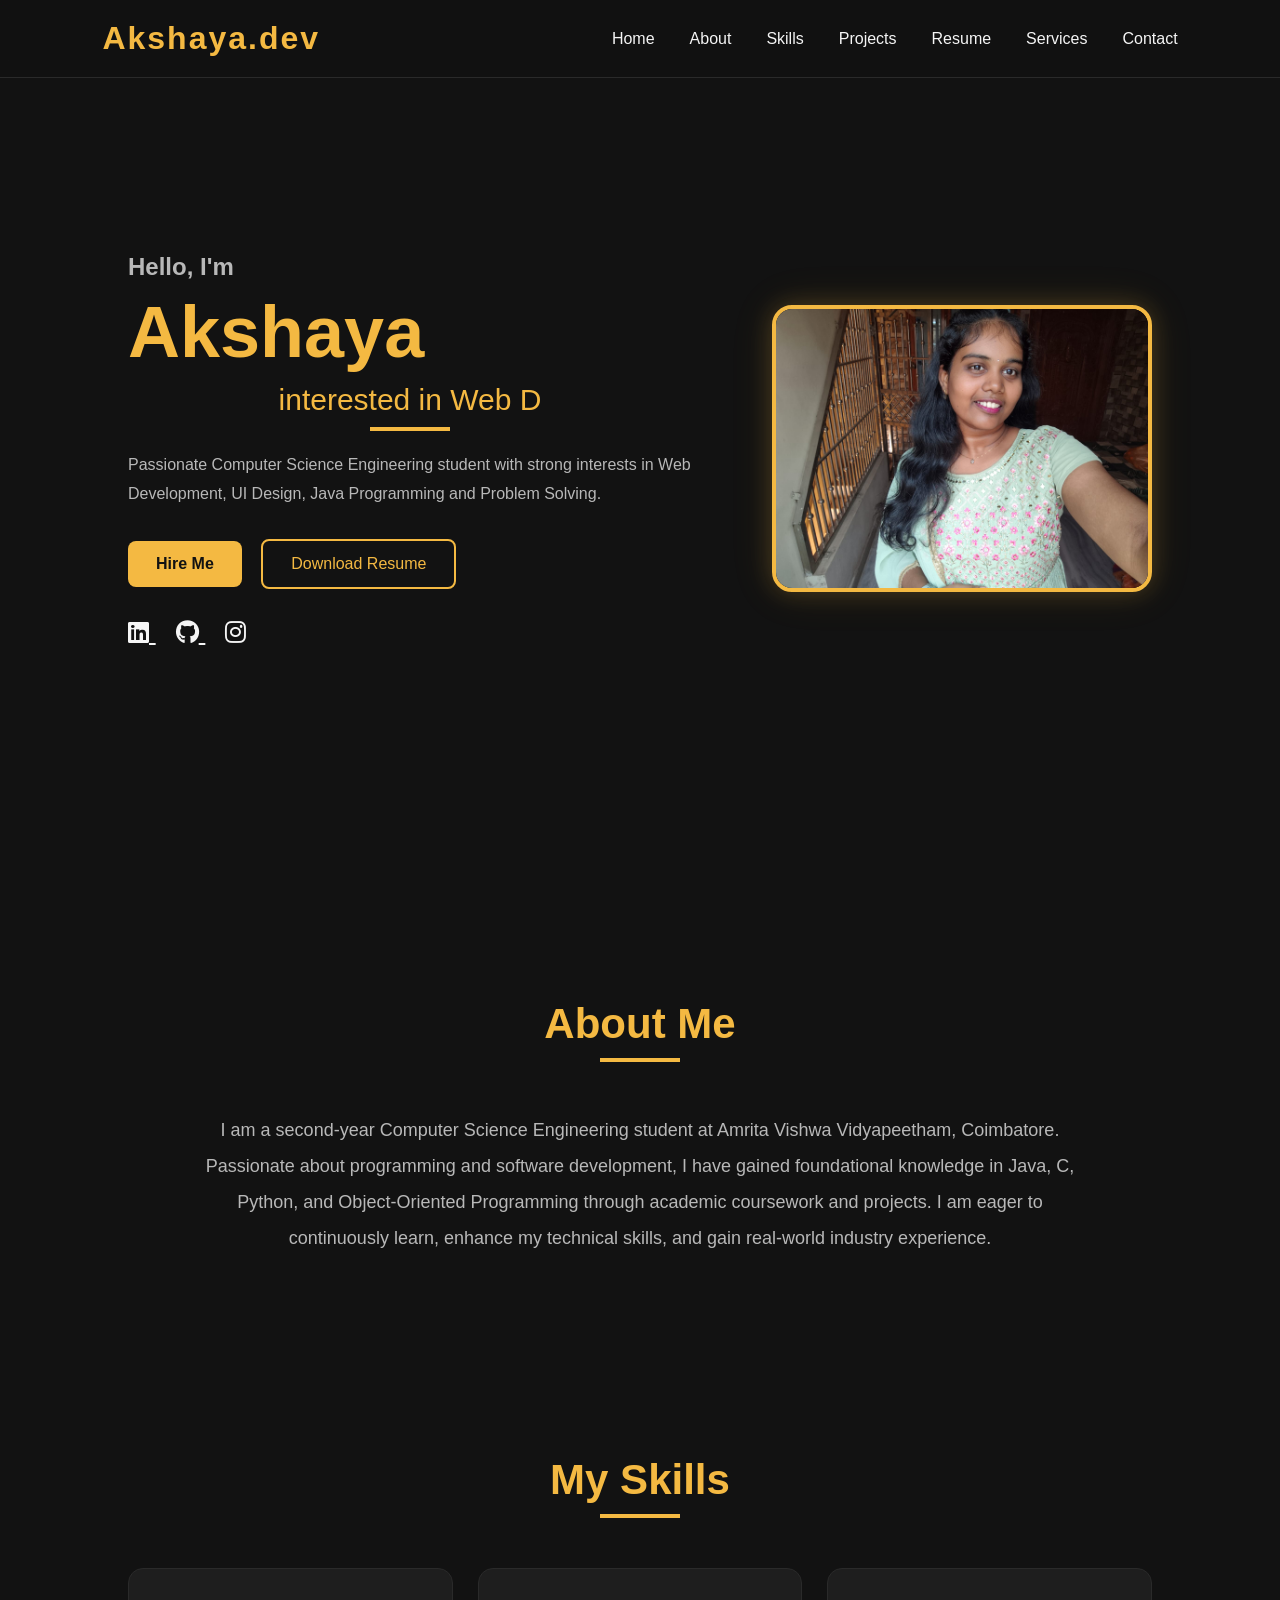
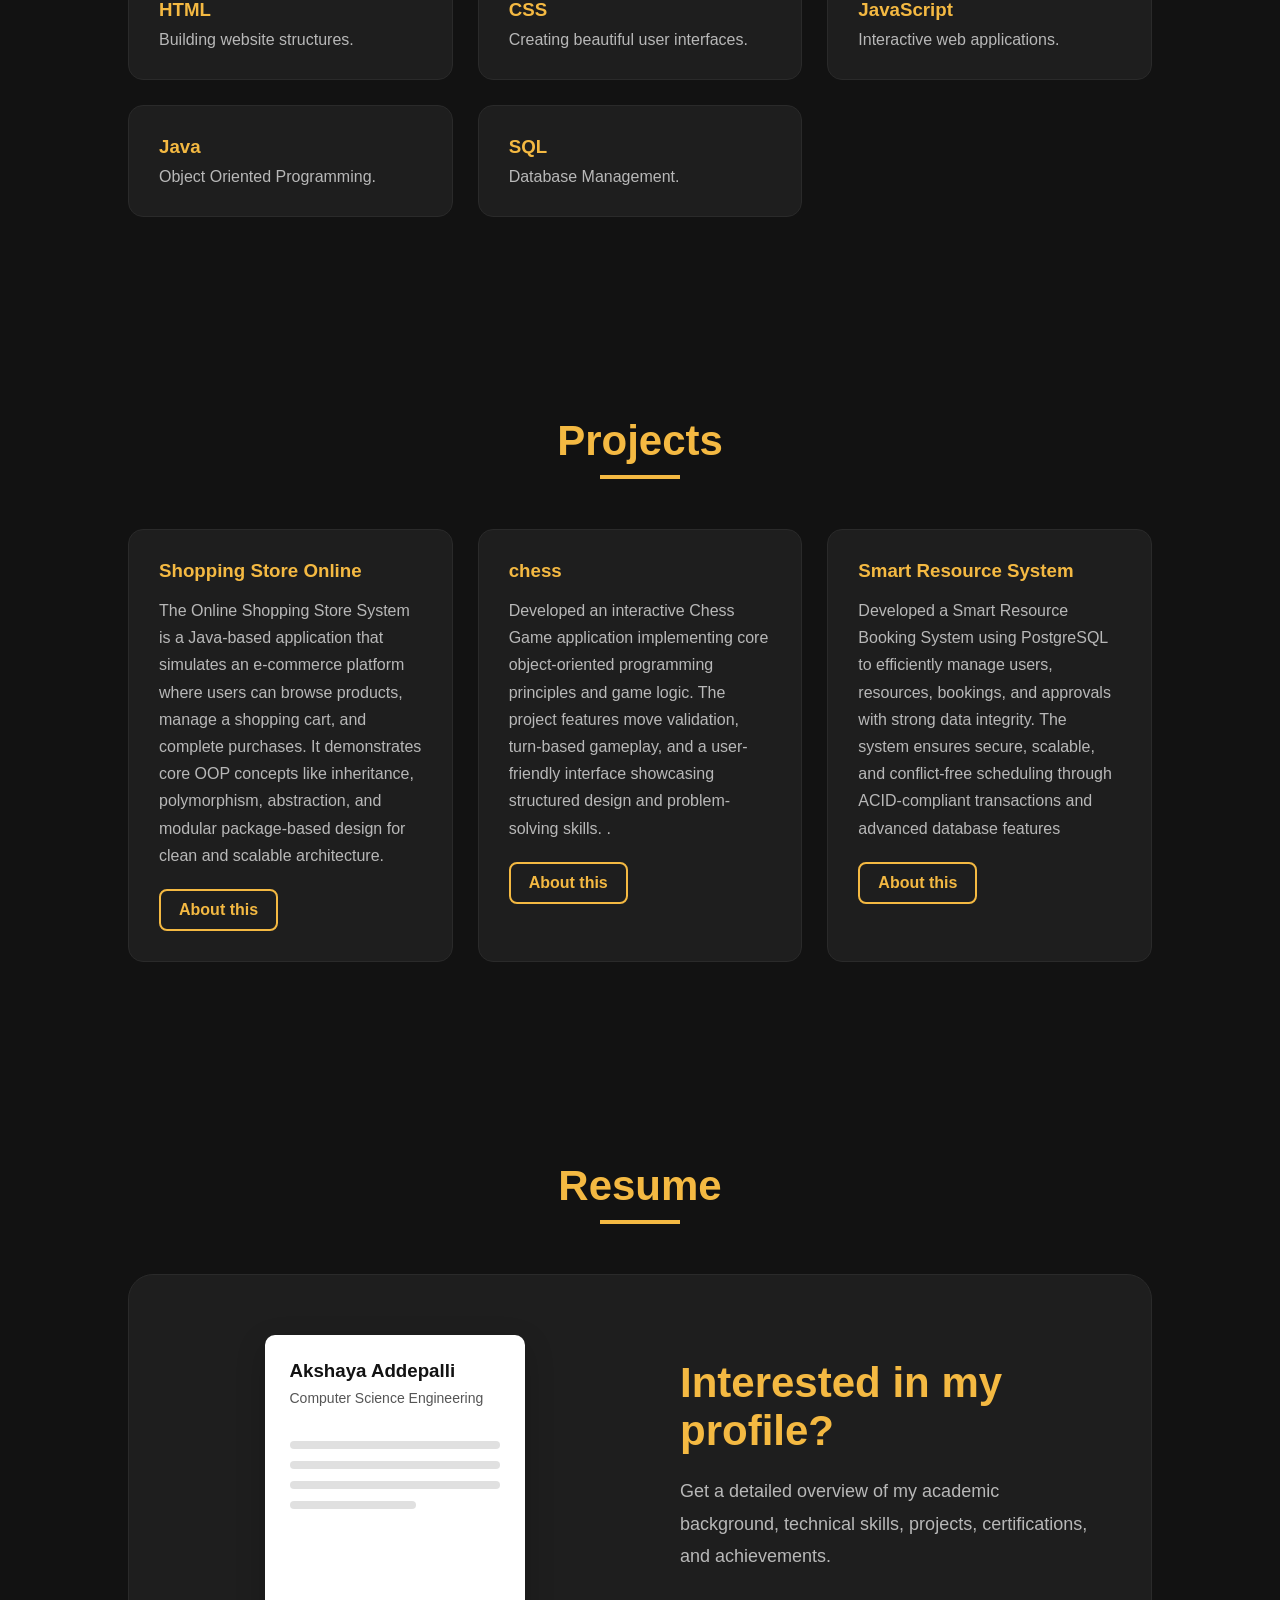
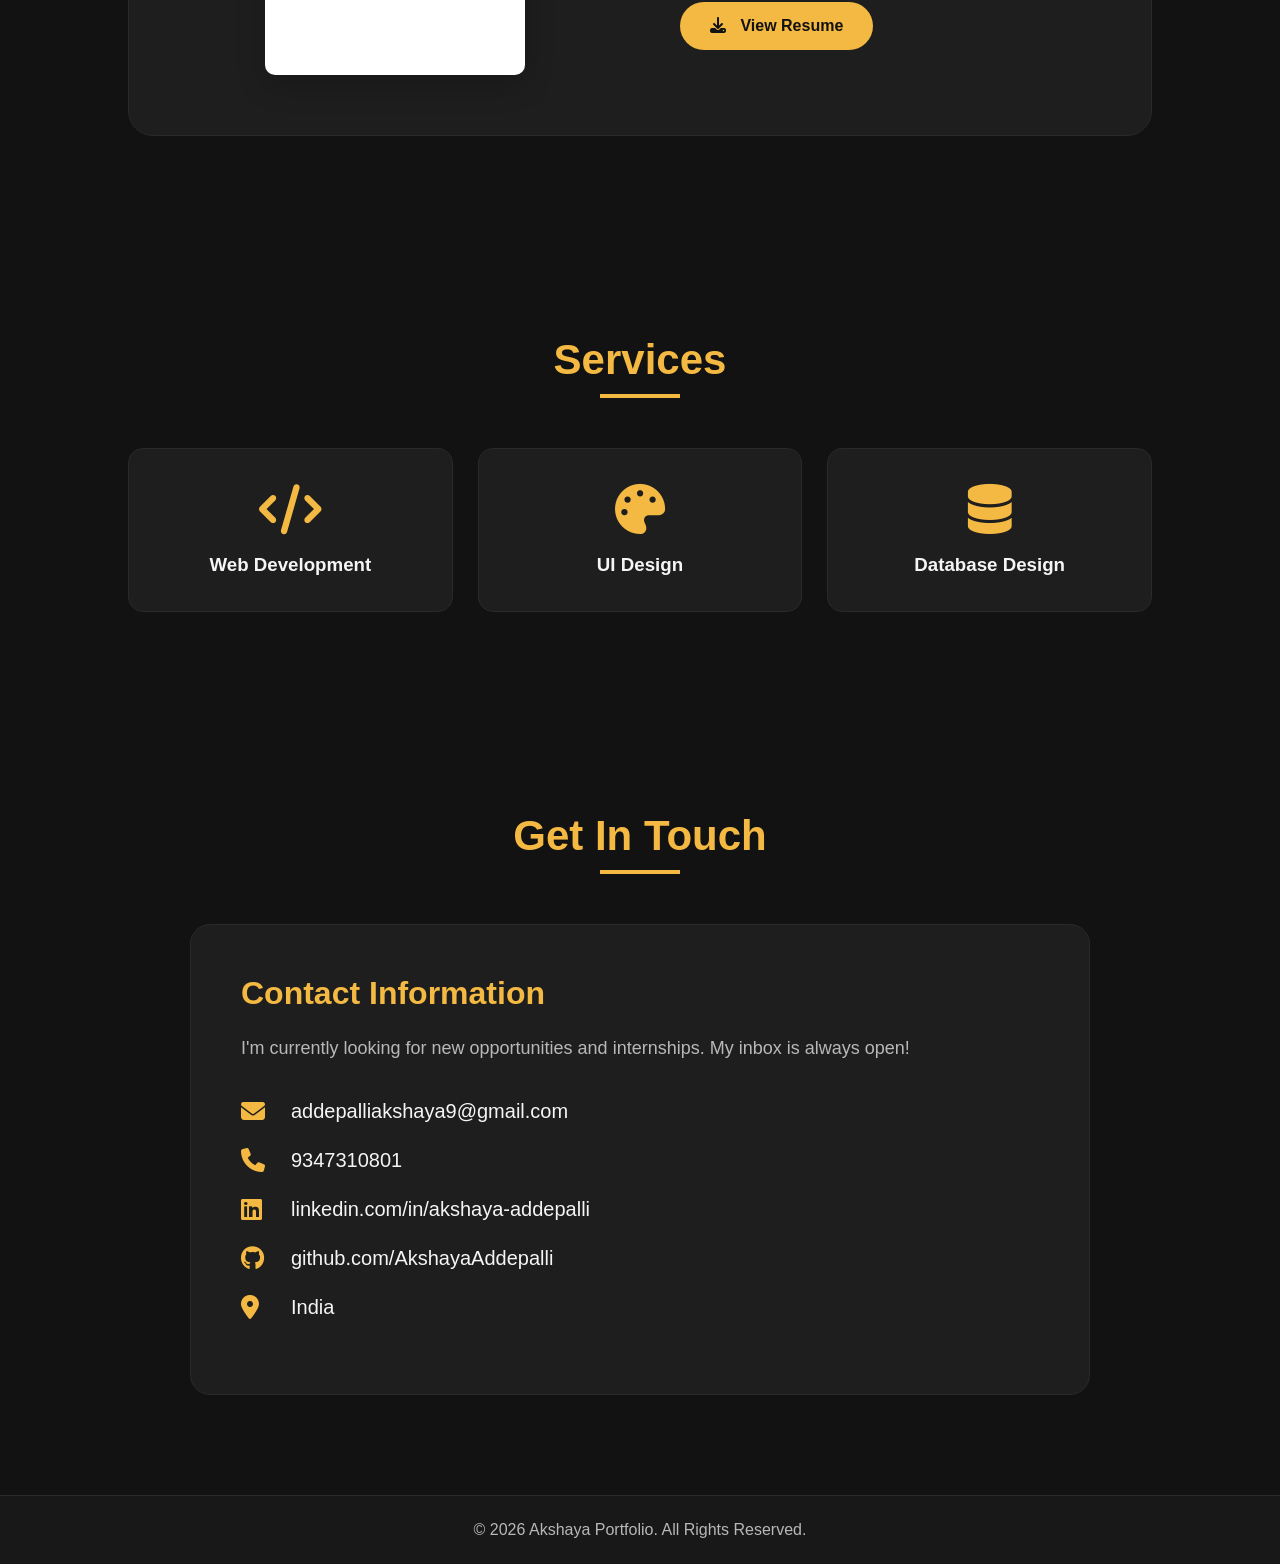
<file: Portfolio/index.html>
<!DOCTYPE html>
<html lang="en">

<head>

    <meta charset="UTF-8">
    <meta name="viewport" content="width=device-width, initial-scale=1.0">

    <title>Akshaya Portfolio</title>

    <link rel="stylesheet" href="style.css">

    <link rel="stylesheet"
        href="https://cdnjs.cloudflare.com/ajax/libs/font-awesome/6.5.1/css/all.min.css">

</head>

<body>

    <header>

        <nav>

            <div class="logo">Akshaya.dev</div>

            <ul>

                <li><a href="#home">Home</a></li>

                <li><a href="#about">About</a></li>

                <li><a href="#skills">Skills</a></li>

                <li><a href="#projects">Projects</a></li>
                <li><a href="#resume">Resume</a></li>

                <li><a href="#services">Services</a></li>

                <li><a href="#contact">Contact</a></li>

            </ul>

        </nav>

    </header>

    <!-- HERO -->

    <section class="hero" id="home">

        <div class="hero-content">

            <h3>Hello, I'm</h3>

            <h1>Akshaya</h1>

            <h2 id="typing"></h2>

            <p>
                Passionate Computer Science Engineering student with
                strong interests in Web Development, UI Design,
                Java Programming and Problem Solving.
            </p>

            <div class="buttons">

                <a href="#contact" class="btn">
                    Hire Me
                </a>

                <a href="images/akshaya_resume.pdf"
                    download
                    class="btn-outline">
                    Download Resume
                </a>

            </div>

            <div class="social-icons">

                <a href="#">
                    <i class="fab fa-linkedin"></i>
                </a>

                <a href="#">
                    <i class="fab fa-github"></i>
                </a>

                <a href="#">
                    <i class="fab fa-instagram"></i>
                </a>

            </div>

        </div>

        <div class="hero-image">

            <img src="images/profile.jpeg"
                alt="Profile Photo">

        </div>

    </section>

    <!-- ABOUT -->

    <section id="about">

        <h2>About Me</h2>

        <div class="about">

            <p>
                I am a second-year Computer Science Engineering student at Amrita Vishwa Vidyapeetham, Coimbatore. 
                Passionate about programming and software development, I have gained foundational knowledge in Java,
                 C, Python, and Object-Oriented Programming through academic coursework and projects.
                  I am eager to continuously learn, enhance my technical skills, and gain real-world industry experience.


            </p>

        </div>

    </section>

    <!-- SKILLS -->

    <section id="skills">

        <h2>My Skills</h2>

        <div class="skill-container">

            <div class="card">
                <h3>HTML</h3>
                <p>Building website structures.</p>
            </div>

            <div class="card">
                <h3>CSS</h3>
                <p>Creating beautiful user interfaces.</p>
            </div>

            <div class="card">
                <h3>JavaScript</h3>
                <p>Interactive web applications.</p>
            </div>

            <div class="card">
                <h3>Java</h3>
                <p>Object Oriented Programming.</p>
            </div>

            <div class="card">
                <h3>SQL</h3>
                <p>Database Management.</p>
            </div>

            

        </div>

    </section>

    <!-- PROJECTS -->

    <section id="projects">

        <h2>Projects</h2>

        <div class="project-container">

            <div class="project-card">

                <h3>Shopping Store Online</h3>

                <p> The Online Shopping Store System is a Java-based application that simulates an
                            e-commerce platform where users can browse products, manage a shopping cart, and complete
                            purchases. It demonstrates core OOP concepts like inheritance, polymorphism, abstraction,
                            and modular package-based design for clean and scalable architecture.
                   
                </p>
                <div class="project-actions">
                    <a href="https://github.com/AkshayaAddepalli/Shopping-Store-Online" class="btn-about btn-outline" target="_blank" rel="noopener">About this</a>
                </div>

            </div>

            <div class="project-card">

                <h3>chess</h3>

                <p> Developed an interactive Chess Game application implementing core object-oriented
                            programming principles and game logic. The project features move validation, turn-based
                            gameplay, and a user-friendly interface showcasing structured design and problem-solving
                            skills.
                   .
                </p>
                <div class="project-actions">
                    <a href="https://github.com/AkshayaAddepalli/Chess" class="btn-about btn-outline" target="_blank" rel="noopener">About this</a>
                </div>

            </div>

            <div class="project-card">

                <h3>Smart Resource System</h3>

                <p> Developed a Smart Resource Booking System using PostgreSQL to efficiently manage users,
                            resources, bookings, and approvals with strong data integrity. The system ensures secure,
                            scalable, and conflict-free scheduling through ACID-compliant transactions and advanced
                            database features
                   
                </p>
                <div class="project-actions">
                    <a href="https://github.com/AkshayaAddepalli/Smart-resource-system" class="btn-about btn-outline" target="_blank" rel="noopener">About this</a>
                </div>

            </div>

        </div>

    </section>
    <!-- RESUME -->

<section id="resume">

    <h2>Resume</h2>

    <div class="resume-container">

        <div class="resume-preview">

            <div class="resume-paper">

                <h3>Akshaya Addepalli</h3>

                <p>Computer Science Engineering</p>

                <div class="line"></div>
                <div class="line"></div>
                <div class="line"></div>
                <div class="line short"></div>

            </div>

        </div>

        <div class="resume-content">

            <h3>Interested in my profile?</h3>

            <p>
                Get a detailed overview of my academic background,
                technical skills, projects, certifications, and achievements.
            </p>

            <a href="images/akshaya_resume.pdf"
               target="_blank"
               class="resume-btn">

                <i class="fa-solid fa-download"></i>
                View Resume

            </a>

        </div>

    </div>

</section>

    <!-- SERVICES -->

    <section id="services">

        <h2>Services</h2>

        <div class="service-container">

            <div class="service-card">

                <i class="fa-solid fa-code"></i>

                <h3>Web Development</h3>

            </div>

            <div class="service-card">

                <i class="fa-solid fa-palette"></i>

                <h3>UI Design</h3>

            </div>

            <div class="service-card">

                <i class="fa-solid fa-database"></i>

                <h3>Database Design</h3>

            </div>

        </div>

    </section>

    


    <!-- CONTACT -->

<section id="contact">

    <h2>Get In Touch</h2>

    <div class="contact-card">

        <h3>Contact Information</h3>

        <p>
            I'm currently looking for new opportunities and internships.
            My inbox is always open!
        </p>

        <div class="contact-item">
            <i class="fas fa-envelope"></i>
            <span>addepalliakshaya9@gmail.com</span>
        </div>

        <div class="contact-item">
            <i class="fas fa-phone"></i>
            <span>9347310801</span>
        </div>

        <div class="contact-item">
    <i class="fab fa-linkedin"></i>
    <a href="https://www.linkedin.com/in/akshaya-addepalli-0779ba34a/"
       target="_blank">
       linkedin.com/in/akshaya-addepalli
    </a>
</div>

<div class="contact-item">
    <i class="fab fa-github"></i>
    <a href="https://github.com/AkshayaAddepalli"
       target="_blank">
       github.com/AkshayaAddepalli
    </a>
</div>

        <div class="contact-item">
            <i class="fas fa-location-dot"></i>
            <span>India</span>
        </div>

    </div>

</section>

    <!-- FOOTER -->

    <footer>

        <p>

            © 2026 Akshaya Portfolio.
            All Rights Reserved.

        </p>

    </footer>

    <script src="script.js"></script>

</body>

</html>
</file>
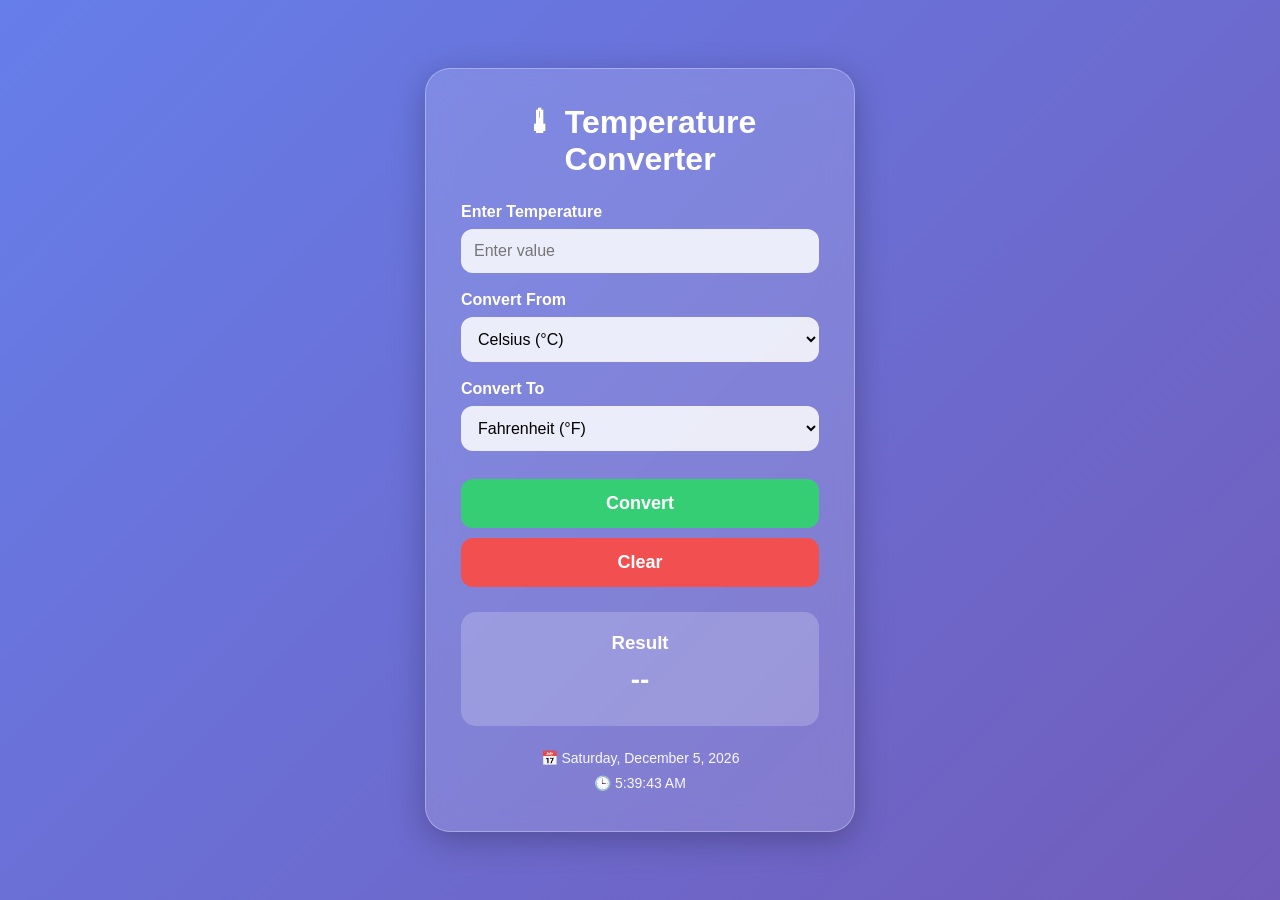
<file: TempConverter/index.html>
<!DOCTYPE html>
<html lang="en">
<head>
    <meta charset="UTF-8">
    <meta name="viewport" content="width=device-width, initial-scale=1.0">
    <title>Temperature Converter</title>
    <link rel="stylesheet" href="style.css">
</head>
<body>

    <div class="container">
        <div class="card">

            <h1> 🌡 Temperature Converter</h1>

            <div class="input-group">
                <label>Enter Temperature</label>
                <input type="text" id="temperature" placeholder="Enter value">
            </div>

            <div class="input-group">
                <label>Convert From</label>
                <select id="fromUnit">
                    <option value="C">Celsius (°C)</option>
                    <option value="F">Fahrenheit (°F)</option>
                    <option value="K">Kelvin (K)</option>
                </select>
            </div>

            <div class="input-group">
                <label>Convert To</label>
                <select id="toUnit">
                    <option value="F">Fahrenheit (°F)</option>
                    <option value="C">Celsius (°C)</option>
                    <option value="K">Kelvin (K)</option>
                </select>
            </div>

            <button onclick="convertTemperature()">
                Convert
            </button>

            <button class="clear-btn" onclick="clearFields()">
                Clear
            </button>

            <div class="result-box">
                <h3>Result</h3>
                <p id="result">--</p>
                <p id="status"></p>
            </div>

            <div id="datetime"></div>

        </div>
    </div>

    <script src="script.js"></script>

</body>
</html>
</file>
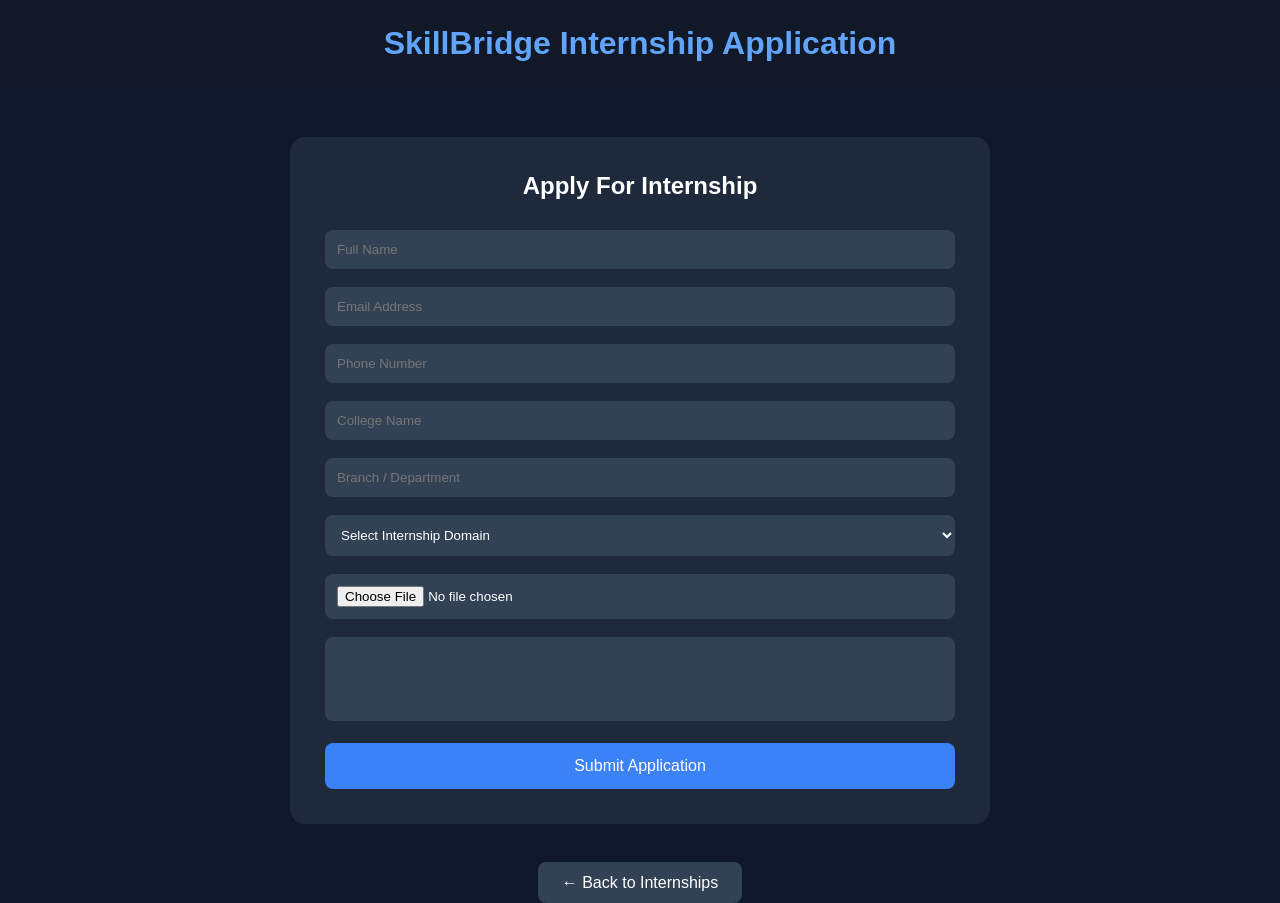
<file: LandingPage/apply.html>
<!DOCTYPE html>
<html lang="en">
<head>
<meta charset="UTF-8">
<meta name="viewport" content="width=device-width, initial-scale=1.0">

<title>Apply For Internship</title>

<style>

*{
    margin:0;
    padding:0;
    box-sizing:border-box;
    font-family:'Segoe UI',sans-serif;
}

body{
    background:#0f172a;
    color:white;
}

header{
    background:#111827;
    text-align:center;
    padding:25px;
}

header h1{
    color:#60a5fa;
}

.application-section{
    max-width:700px;
    margin:50px auto;
    background:#1e293b;
    padding:35px;
    border-radius:15px;
}

.application-section h2{
    text-align:center;
    margin-bottom:30px;
}

input,
select,
textarea{
    width:100%;
    padding:12px;
    margin-bottom:18px;
    border:none;
    border-radius:8px;
    background:#334155;
    color:white;
}

textarea{
    resize:none;
}

button{
    width:100%;
    padding:14px;
    border:none;
    border-radius:8px;
    background:#3b82f6;
    color:white;
    font-size:16px;
    cursor:pointer;
    transition:0.3s;
}

button:hover{
    background:#2563eb;
}

.success{
    display:none;
    margin-top:20px;
    padding:15px;
    background:#14532d;
    border-radius:8px;
    text-align:center;
}

.back{
    text-align:center;
    margin-top:30px;
}

.back a{
    text-decoration:none;
    color:white;
    background:#334155;
    padding:12px 24px;
    border-radius:8px;
}

.back a:hover{
    background:#475569;
}

</style>
</head>

<body>

<header>
    <h1>SkillBridge Internship Application</h1>
</header>

<section class="application-section">

    <h2>Apply For Internship</h2>

    <form onsubmit="submitForm(event)">

        <input
        type="text"
        placeholder="Full Name"
        required>

        <input
        type="email"
        placeholder="Email Address"
        required>

        <input
        type="tel"
        placeholder="Phone Number"
        required>

        <input
        type="text"
        placeholder="College Name"
        required>

        <input
        type="text"
        placeholder="Branch / Department"
        required>

        <select required>
            <option value="">
                Select Internship Domain
            </option>

            <option>
                Web Development
            </option>

            <option>
                Python Development
            </option>

            <option>
                Java Development
            </option>

            <option>
                UI/UX Designing
            </option>

            <option>
                Cyber Security
            </option>

            <option>
                Data Science
            </option>

            <option>
                Cloud Computing
            </option>

        </select>

        <input
        type="file">

        <textarea
        rows="4"
        placeholder="Why are you interested in this internship?">
        </textarea>

        <button type="submit">
            Submit Application
        </button>

    </form>

    <div class="success" id="successMessage">

        ✅ Application Submitted Successfully!

        <br><br>

        Our team will contact you soon.

    </div>

</section>

<div class="back">
    <a href="internships.html">
        ← Back to Internships
    </a>
</div>

<script>

function submitForm(event){

    event.preventDefault();

    document.getElementById("successMessage").style.display="block";

    window.scrollTo({
        top:document.body.scrollHeight,
        behavior:"smooth"
    });

}

</script>

</body>
</html>
</file>
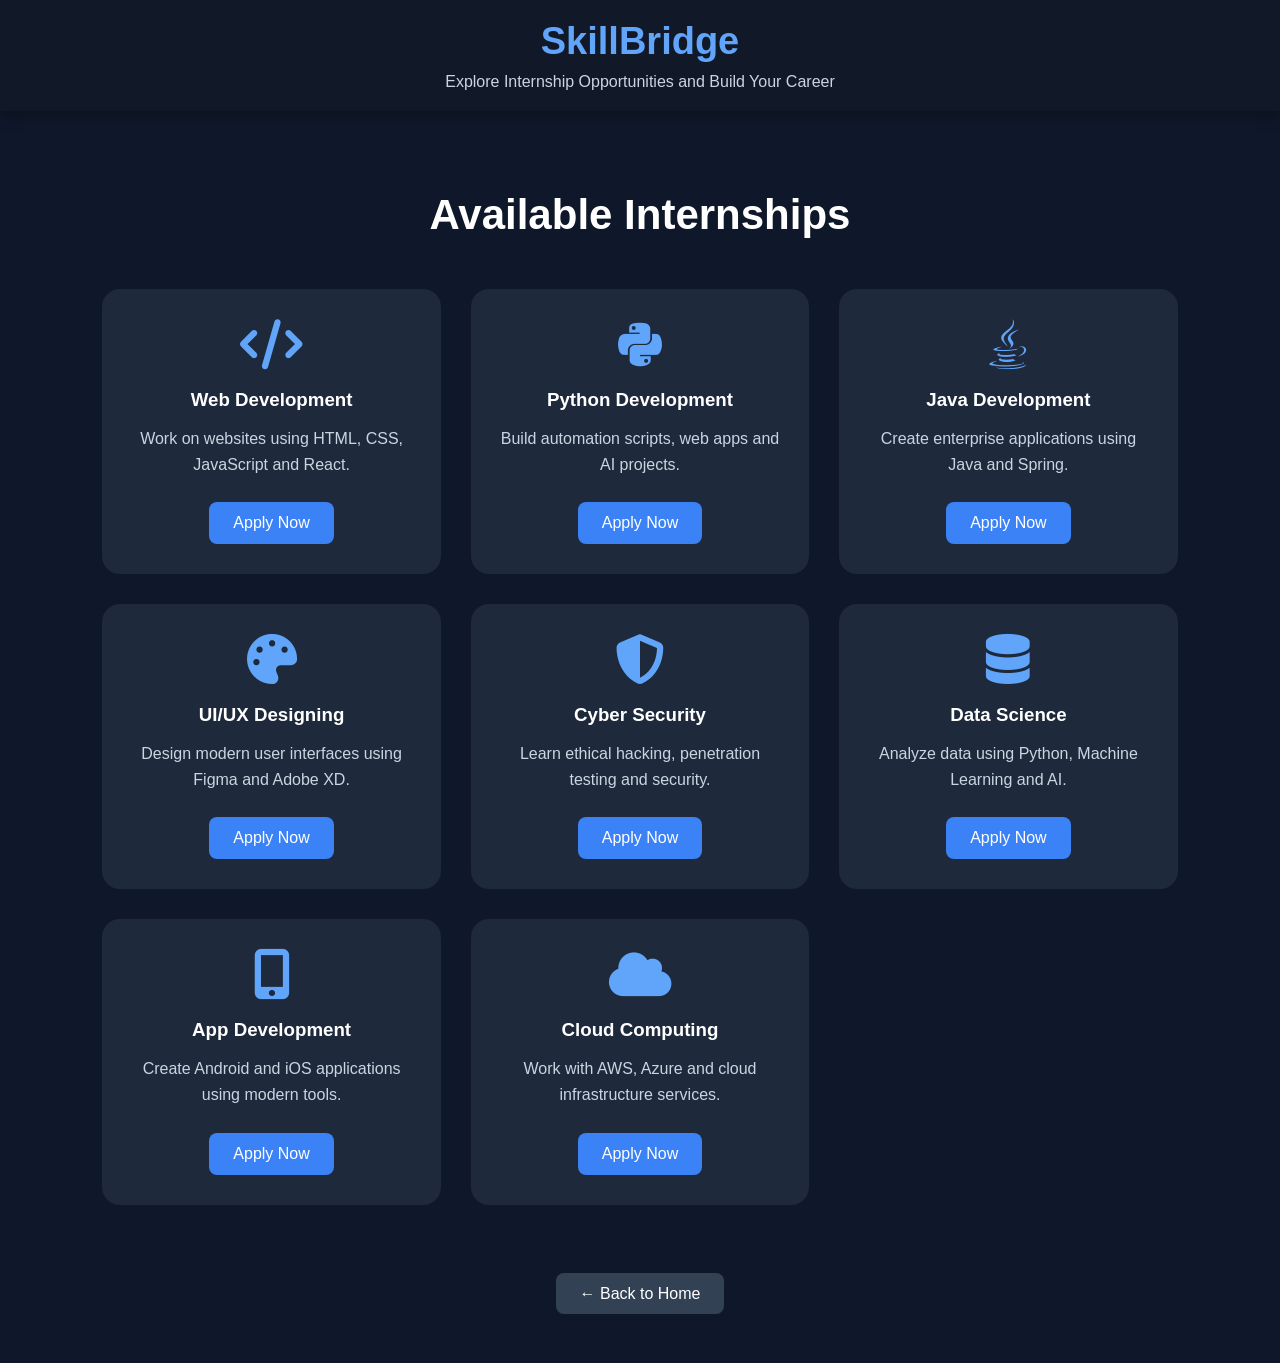
<file: LandingPage/internships.html>
<!DOCTYPE html>
<html lang="en">
<head>
<meta charset="UTF-8">
<meta name="viewport" content="width=device-width, initial-scale=1.0">
<title>SkillBridge Internships</title>

<link rel="stylesheet" href="https://cdnjs.cloudflare.com/ajax/libs/font-awesome/6.5.1/css/all.min.css">

<style>

*{
    margin:0;
    padding:0;
    box-sizing:border-box;
    font-family:'Segoe UI',sans-serif;
}

body{
    background:#0f172a;
    color:white;
    min-height:100vh;
}

header{
    background:#111827;
    padding:20px 8%;
    text-align:center;
    box-shadow:0 4px 15px rgba(0,0,0,0.3);
}

header h1{
    color:#60a5fa;
    font-size:38px;
}

header p{
    margin-top:10px;
    color:#cbd5e1;
}

.internships{
    padding:80px 8%;
}

.internships h2{
    text-align:center;
    font-size:42px;
    margin-bottom:50px;
}

.internship-grid{
    display:grid;
    grid-template-columns:repeat(auto-fit,minmax(280px,1fr));
    gap:30px;
}

.card{
    background:#1e293b;
    border-radius:18px;
    padding:30px;
    text-align:center;
    transition:0.3s;
}

.card:hover{
    transform:translateY(-10px);
}

.card i{
    font-size:50px;
    color:#60a5fa;
    margin-bottom:20px;
}

.card h3{
    margin-bottom:15px;
}

.card p{
    color:#cbd5e1;
    line-height:1.6;
    margin-bottom:25px;
}

.btn{
    background:#3b82f6;
    color:white;
    text-decoration:none;
    padding:12px 24px;
    border-radius:8px;
    display:inline-block;
    transition:0.3s;
}

.btn:hover{
    background:#2563eb;
}

.back{
    text-align:center;
    padding-bottom:60px;
}

.back a{
    background:#334155;
    color:white;
    text-decoration:none;
    padding:12px 24px;
    border-radius:8px;
}

.back a:hover{
    background:#475569;
}

@media(max-width:768px){

    header h1{
        font-size:30px;
    }

    .internships h2{
        font-size:32px;
    }

}

</style>
</head>

<body>

<header>
    <h1>SkillBridge</h1>
    <p>Explore Internship Opportunities and Build Your Career</p>
</header>

<section class="internships">

    <h2>Available Internships</h2>

    <div class="internship-grid">

        <div class="card">
            <i class="fas fa-code"></i>
            <h3>Web Development</h3>
            <p>Work on websites using HTML, CSS, JavaScript and React.</p>
            <a href="apply.html" class="btn">Apply Now</a>
        </div>

        <div class="card">
            <i class="fab fa-python"></i>
            <h3>Python Development</h3>
            <p>Build automation scripts, web apps and AI projects.</p>
            <a href="apply.html" class="btn">Apply Now</a>
        </div>

        <div class="card">
            <i class="fab fa-java"></i>
            <h3>Java Development</h3>
            <p>Create enterprise applications using Java and Spring.</p>
            <a href="apply.html" class="btn">Apply Now</a>
        </div>

        <div class="card">
            <i class="fas fa-palette"></i>
            <h3>UI/UX Designing</h3>
            <p>Design modern user interfaces using Figma and Adobe XD.</p>
            <a href="apply.html" class="btn">Apply Now</a>
        </div>

        <div class="card">
            <i class="fas fa-shield-alt"></i>
            <h3>Cyber Security</h3>
            <p>Learn ethical hacking, penetration testing and security.</p>
            <a href="apply.html" class="btn">Apply Now</a>
        </div>

        <div class="card">
            <i class="fas fa-database"></i>
            <h3>Data Science</h3>
            <p>Analyze data using Python, Machine Learning and AI.</p>
            <a href="apply.html" class="btn">Apply Now</a>
        </div>

        <div class="card">
            <i class="fas fa-mobile-alt"></i>
            <h3>App Development</h3>
            <p>Create Android and iOS applications using modern tools.</p>
            <a href="apply.html" class="btn">Apply Now</a>
        </div>

        <div class="card">
            <i class="fas fa-cloud"></i>
            <h3>Cloud Computing</h3>
            <p>Work with AWS, Azure and cloud infrastructure services.</p>
            <a href="apply.html" class="btn">Apply Now</a>
        </div>

    </div>

</section>

<div class="back">
    <a href="indexprac.html">← Back to Home</a>
</div>

</body>
</html>
</file>
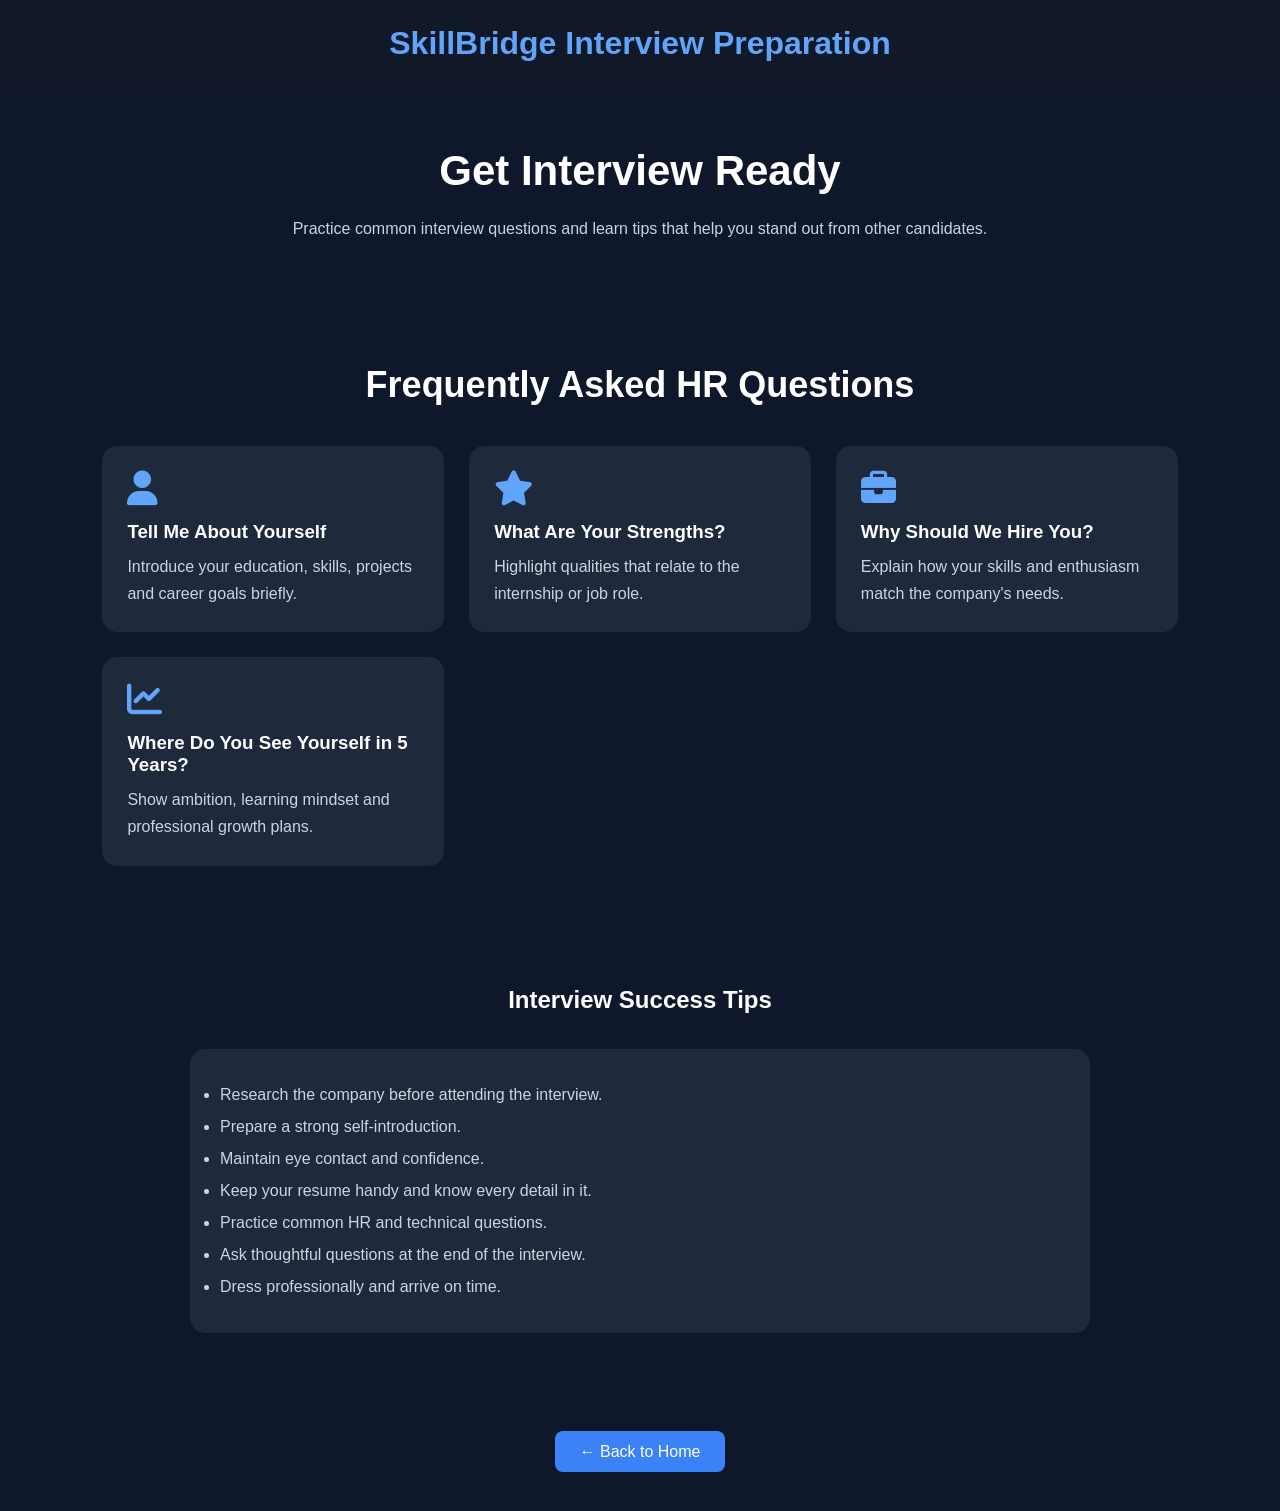
<file: LandingPage/interview.html>
<!DOCTYPE html>
<html lang="en">
<head>
<meta charset="UTF-8">
<meta name="viewport" content="width=device-width, initial-scale=1.0">
<title>Interview Preparation - SkillBridge</title>

<link rel="stylesheet"
href="https://cdnjs.cloudflare.com/ajax/libs/font-awesome/6.5.1/css/all.min.css">

<style>

*{
    margin:0;
    padding:0;
    box-sizing:border-box;
    font-family:'Segoe UI',sans-serif;
}

body{
    background:#0f172a;
    color:white;
}

header{
    background:#111827;
    padding:25px;
    text-align:center;
}

header h1{
    color:#60a5fa;
}

.hero{
    text-align:center;
    padding:60px 8%;
}

.hero h2{
    font-size:42px;
    margin-bottom:20px;
}

.hero p{
    color:#cbd5e1;
    line-height:1.8;
}

.questions{
    padding:60px 8%;
}

.questions h2{
    text-align:center;
    margin-bottom:40px;
    font-size:36px;
}

.card-container{
    display:grid;
    grid-template-columns:repeat(auto-fit,minmax(280px,1fr));
    gap:25px;
}

.card{
    background:#1e293b;
    padding:25px;
    border-radius:15px;
    transition:0.3s;
}

.card:hover{
    transform:translateY(-8px);
}

.card i{
    color:#60a5fa;
    font-size:35px;
    margin-bottom:15px;
}

.card h3{
    margin-bottom:10px;
}

.card p{
    color:#cbd5e1;
    line-height:1.7;
}

.tips{
    padding:60px 8%;
}

.tips h2{
    text-align:center;
    margin-bottom:35px;
}

.tip-box{
    background:#1e293b;
    padding:30px;
    border-radius:15px;
    max-width:900px;
    margin:auto;
}

.tip-box ul{
    line-height:2;
    color:#cbd5e1;
}

.back{
    text-align:center;
    padding:50px;
}

.back a{
    text-decoration:none;
    background:#3b82f6;
    color:white;
    padding:12px 25px;
    border-radius:8px;
}

.back a:hover{
    background:#2563eb;
}

</style>
</head>

<body>

<header>
    <h1>SkillBridge Interview Preparation</h1>
</header>

<section class="hero">

    <h2>Get Interview Ready</h2>

    <p>
        Practice common interview questions and learn tips
        that help you stand out from other candidates.
    </p>

</section>

<section class="questions">

    <h2>Frequently Asked HR Questions</h2>

    <div class="card-container">

        <div class="card">
            <i class="fas fa-user"></i>
            <h3>Tell Me About Yourself</h3>
            <p>Introduce your education, skills, projects and career goals briefly.</p>
        </div>

        <div class="card">
            <i class="fas fa-star"></i>
            <h3>What Are Your Strengths?</h3>
            <p>Highlight qualities that relate to the internship or job role.</p>
        </div>

        <div class="card">
            <i class="fas fa-briefcase"></i>
            <h3>Why Should We Hire You?</h3>
            <p>Explain how your skills and enthusiasm match the company's needs.</p>
        </div>

        <div class="card">
            <i class="fas fa-chart-line"></i>
            <h3>Where Do You See Yourself in 5 Years?</h3>
            <p>Show ambition, learning mindset and professional growth plans.</p>
        </div>

    </div>

</section>

<section class="tips">

    <h2>Interview Success Tips</h2>

    <div class="tip-box">

        <ul>
            <li>Research the company before attending the interview.</li>
            <li>Prepare a strong self-introduction.</li>
            <li>Maintain eye contact and confidence.</li>
            <li>Keep your resume handy and know every detail in it.</li>
            <li>Practice common HR and technical questions.</li>
            <li>Ask thoughtful questions at the end of the interview.</li>
            <li>Dress professionally and arrive on time.</li>
        </ul>

    </div>

</section>

<div class="back">
    <a href="indexprac.html">← Back to Home</a>
</div>

</body>
</html>
</file>
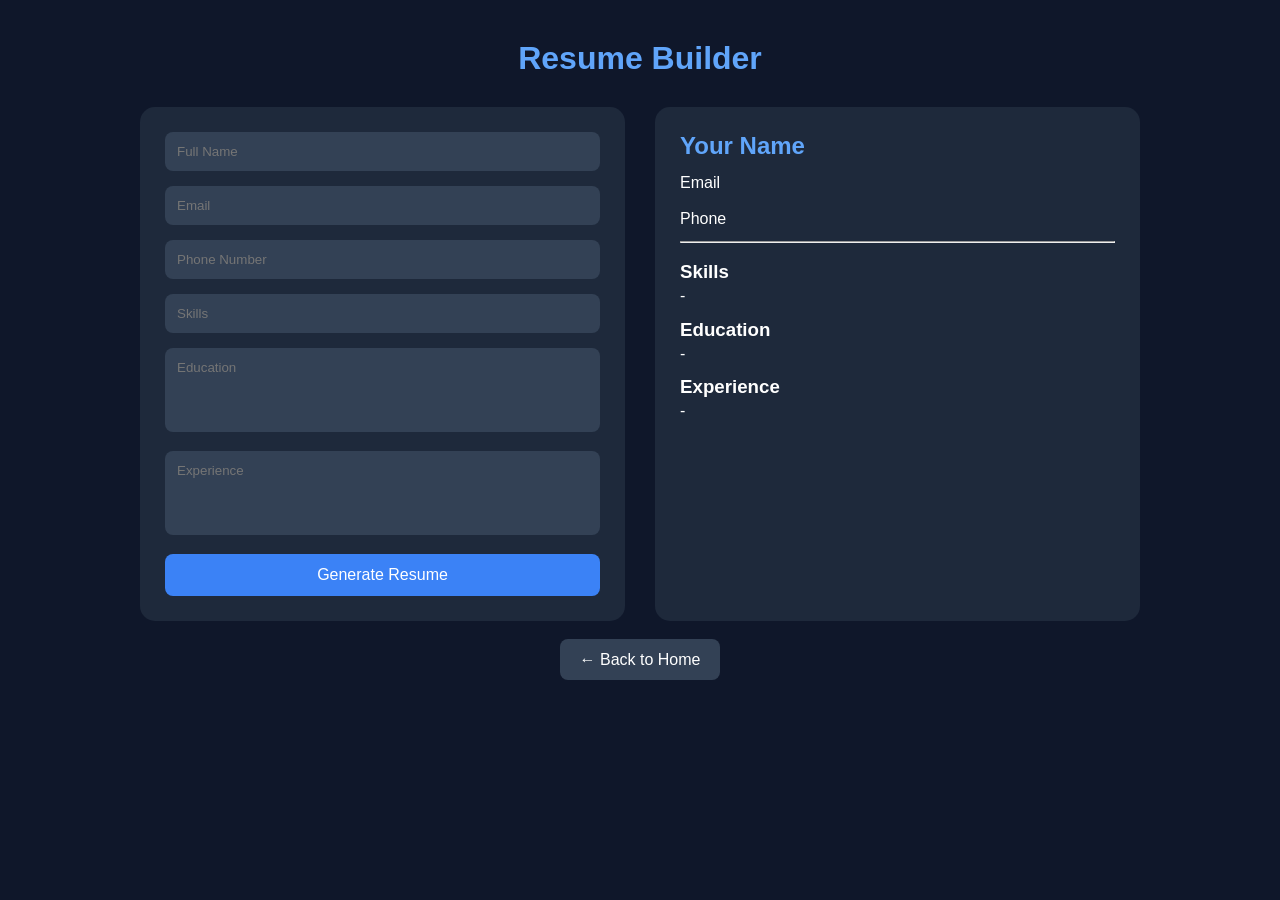
<file: LandingPage/resume.html>
<!DOCTYPE html>
<html lang="en">
<head>
<meta charset="UTF-8">
<meta name="viewport" content="width=device-width, initial-scale=1.0">
<title>Resume Builder - SkillBridge</title>

<style>

*{
    margin:0;
    padding:0;
    box-sizing:border-box;
    font-family:'Segoe UI',sans-serif;
}

body{
    background:#0f172a;
    color:white;
    padding:40px;
}

h1{
    text-align:center;
    color:#60a5fa;
    margin-bottom:30px;
}

.container{
    max-width:1000px;
    margin:auto;
    display:grid;
    grid-template-columns:1fr 1fr;
    gap:30px;
}

.form-section,
.resume-section{
    background:#1e293b;
    padding:25px;
    border-radius:15px;
}

input,
textarea{
    width:100%;
    padding:12px;
    margin-bottom:15px;
    border:none;
    border-radius:8px;
    background:#334155;
    color:white;
}

textarea{
    resize:none;
}

button{
    width:100%;
    padding:12px;
    border:none;
    border-radius:8px;
    background:#3b82f6;
    color:white;
    font-size:16px;
    cursor:pointer;
}

button:hover{
    background:#2563eb;
}

.resume-preview h2{
    color:#60a5fa;
    margin-bottom:10px;
}

.resume-preview p{
    margin-bottom:10px;
    line-height:1.6;
}

.back{
    text-align:center;
    margin-top:30px;
}

.back a{
    text-decoration:none;
    background:#334155;
    color:white;
    padding:12px 20px;
    border-radius:8px;
}

@media(max-width:768px){

    .container{
        grid-template-columns:1fr;
    }

}

</style>
</head>
<body>

<h1>Resume Builder</h1>

<div class="container">

    <div class="form-section">

        <input type="text" id="name" placeholder="Full Name">

        <input type="email" id="email" placeholder="Email">

        <input type="text" id="phone" placeholder="Phone Number">

        <input type="text" id="skills" placeholder="Skills">

        <textarea id="education" rows="4"
        placeholder="Education"></textarea>

        <textarea id="experience" rows="4"
        placeholder="Experience"></textarea>

        <button onclick="generateResume()">
            Generate Resume
        </button>

    </div>

    <div class="resume-section">

        <div class="resume-preview">

            <h2 id="rname">Your Name</h2>

            <p id="remail">Email</p>

            <p id="rphone">Phone</p>

            <hr><br>

            <h3>Skills</h3>
            <p id="rskills">-</p>

            <h3>Education</h3>
            <p id="reducation">-</p>

            <h3>Experience</h3>
            <p id="rexperience">-</p>

        </div>

    </div>

</div>

<div class="back">
    <a href="indexprac.html">← Back to Home</a>
</div>

<script>

function generateResume(){

    document.getElementById("rname").innerText =
    document.getElementById("name").value;

    document.getElementById("remail").innerText =
    document.getElementById("email").value;

    document.getElementById("rphone").innerText =
    document.getElementById("phone").value;

    document.getElementById("rskills").innerText =
    document.getElementById("skills").value;

    document.getElementById("reducation").innerText =
    document.getElementById("education").value;

    document.getElementById("rexperience").innerText =
    document.getElementById("experience").value;
}

</script>

</body>
</html>
</file>
<file: Portfolio/style.css>
*{
    margin:0;
    padding:0;
    box-sizing:border-box;
    font-family:'Poppins',sans-serif;
    scroll-behavior:smooth;
}

body{
    background:#121212;
    color:#F5F5F5;
}

/* HEADER */

header{
    position:fixed;
    top:0;
    width:100%;
    background:rgba(18,18,18,0.95);
    backdrop-filter:blur(10px);
    border-bottom:1px solid #2a2a2a;
    z-index:1000;
}

nav{
    display:flex;
    justify-content:space-between;
    align-items:center;
    padding:20px 8%;
}

.logo{
    font-size:32px;
    font-weight:700;
    color:#F4B942;
    letter-spacing:2px;
}

nav ul{
    display:flex;
    list-style:none;
    gap:35px;
}

nav ul li a{
    text-decoration:none;
    color:#F5F5F5;
    font-size:16px;
    transition:0.3s;
}

nav ul li a:hover{
    color:#F4B942;
}

/* HERO SECTION */

.hero{
    min-height:100vh;
    display:flex;
    justify-content:center;
    align-items:center;
    gap:80px;
    padding:120px 10%;
}

.hero-content{
    flex:1;
}

.hero-content h3{
    font-size:24px;
    color:#B8B8B8;
}

.hero-content h1{
    font-size:72px;
    color:#F4B942;
    margin:10px 0;
}

.hero-content h2{
    font-size:30px;
    font-weight:400;
    margin-bottom:20px;
}

.hero-content p{
    color:#B8B8B8;
    line-height:1.8;
    max-width:600px;
}

.hero-image img{
    width:380px;
    border-radius:20px;
    border:4px solid #F4B942;
    box-shadow:
    0 0 25px rgba(244,185,66,0.2),
    0 0 45px rgba(244,185,66,0.1);
}

/* BUTTONS */

.buttons{
    margin-top:30px;
}

.btn,
.btn-outline{
    padding:14px 28px;
    text-decoration:none;
    border-radius:8px;
    display:inline-block;
    margin-right:15px;
    transition:0.3s;
}

.btn{
    background:#F4B942;
    color:#121212;
    font-weight:600;
}

.btn:hover{
    background:#FFD369;
    transform:translateY(-3px);
}

.btn-outline{
    border:2px solid #F4B942;
    color:#F4B942;
}

.btn-outline:hover{
    background:#F4B942;
    color:#121212;
}

/* SOCIAL ICONS */

.social-icons{
    margin-top:30px;
}

.social-icons a{
    color:#F5F5F5;
    font-size:24px;
    margin-right:20px;
    transition:0.3s;
}

.social-icons a:hover{
    color:#F4B942;
}

/* COMMON SECTION */

section{
    padding:100px 10%;
}

h2{
    text-align:center;
    color:#F4B942;
    font-size:42px;
    margin-bottom:50px;
    position:relative;
}

h2::after{
    content:'';
    width:80px;
    height:4px;
    background:#F4B942;
    display:block;
    margin:10px auto;
}

/* ABOUT */

.about p{
    max-width:900px;
    margin:auto;
    text-align:center;
    line-height:2;
    color:#B8B8B8;
    font-size:18px;
}

/* SKILLS */

.skill-container{
    display:grid;
    grid-template-columns:repeat(auto-fit,minmax(250px,1fr));
    gap:25px;
}

.card{
    background:#1E1E1E;
    border:1px solid #2a2a2a;
    padding:30px;
    border-radius:15px;
    transition:0.4s;
}

.card:hover{
    transform:translateY(-10px);
    border-color:#F4B942;
}

.card h3{
    color:#F4B942;
    margin-bottom:10px;
}

.card p{
    color:#B8B8B8;
}

/* PROJECTS */

.project-container{
    display:grid;
    grid-template-columns:repeat(auto-fit,minmax(280px,1fr));
    gap:25px;
}

.project-card{
    background:#1E1E1E;
    border:1px solid #2a2a2a;
    padding:30px;
    border-radius:15px;
    transition:0.4s;
}

.project-card:hover{
    transform:translateY(-10px);
    border-color:#F4B942;
}

.project-card h3{
    color:#F4B942;
    margin-bottom:15px;
}

.project-card p{
    color:#B8B8B8;
    line-height:1.7;
}

.project-actions{
    margin-top:20px;
}

.btn-about{
    padding:10px 18px;
    text-decoration:none;
    border-radius:8px;
    display:inline-block;
    font-weight:600;
    transition:0.3s;
}

.btn-about.btn-outline{
    border:2px solid #F4B942;
    color:#F4B942;
}

.btn-about.btn-outline:hover{
    background:#F4B942;
    color:#121212;
}

/* SERVICES */

.service-container{
    display:grid;
    grid-template-columns:repeat(auto-fit,minmax(250px,1fr));
    gap:25px;
}

.service-card{
    background:#1E1E1E;
    border:1px solid #2a2a2a;
    padding:35px;
    border-radius:15px;
    text-align:center;
    transition:0.4s;
}

.service-card:hover{
    transform:translateY(-10px);
    border-color:#F4B942;
}

.service-card i{
    font-size:50px;
    color:#F4B942;
    margin-bottom:20px;
}

.service-card h3{
    color:#F5F5F5;
}

/* CONTACT SECTION */

.contact-card{
    max-width:900px;
    margin:auto;
    background:#1E1E1E;
    border:1px solid #2a2a2a;
    border-radius:20px;
    padding:50px;
    transition:0.4s;
}

.contact-card:hover{
    border-color:#F4B942;
}

.contact-card h3{
    color:#F4B942;
    font-size:32px;
    margin-bottom:20px;
}
.contact-item a{
    color:#F5F5F5;
    text-decoration:none;
    transition:0.3s;
}

.contact-item a:hover{
    color:#F4B942;
}

.contact-card p{
    color:#B8B8B8;
    line-height:1.8;
    margin-bottom:35px;
    font-size:18px;
}

.contact-item{
    display:flex;
    align-items:center;
    gap:20px;
    margin-bottom:25px;
    font-size:20px;
}

.contact-item i{
    color:#F4B942;
    font-size:24px;
    width:30px;
}

.contact-item span{
    color:#F5F5F5;
}

button:hover{
    background:#FFD369;
}

/* FOOTER */

footer{
    background:#181818;
    border-top:1px solid #2a2a2a;
    text-align:center;
    padding:25px;
    color:#B8B8B8;
}

/* SCROLLBAR */

::-webkit-scrollbar{
    width:8px;
}

::-webkit-scrollbar-track{
    background:#121212;
}

::-webkit-scrollbar-thumb{
    background:#F4B942;
    border-radius:10px;
}

/* RESPONSIVE */

@media(max-width:900px){
    .resume-container{
    flex-direction:column;
    text-align:center;
    padding:40px 25px;
}

.resume-content h3{
    font-size:32px;
}

    .hero{
        flex-direction:column-reverse;
        text-align:center;
    }

    .hero-content h1{
        font-size:55px;
    }

    .hero-content h2{
        font-size:24px;
    }

    .hero-image img{
        width:280px;
    }
}

@media(max-width:768px){

    nav{
        flex-direction:column;
        gap:15px;
    }

    nav ul{
        gap:15px;
        flex-wrap:wrap;
        justify-content:center;
    }

    .hero-content h1{
        font-size:45px;
    }

    h2{
        font-size:34px;
    }
}
/* Scroll Reveal */

.hidden{
    opacity:0;
    transform:translateY(80px);
    transition:all 1s ease;
}

.show{
    opacity:1;
    transform:translateY(0);
}

/* Active Navbar */

nav ul li a.active{
    color:#F4B942;
}

/* Hero Animation */

.hero{
    opacity:0;
    animation:heroFade 1.5s ease forwards;
}

@keyframes heroFade{

    from{
        opacity:0;
        transform:translateY(40px);
    }

    to{
        opacity:1;
        transform:translateY(0);
    }
}
/* RESUME SECTION */

.resume-container{
    background:#1E1E1E;
    border:1px solid #2a2a2a;
    border-radius:25px;
    padding:60px;
    display:flex;
    justify-content:space-between;
    align-items:center;
    gap:80px;
    transition:0.4s;
}

.resume-container:hover{
    border-color:#F4B942;
}

.resume-preview{
    flex:1;
    display:flex;
    justify-content:center;
}

.resume-paper{
    width:260px;
    height:340px;
    background:#ffffff;
    color:#121212;
    border-radius:10px;
    padding:25px;
    box-shadow:0 10px 30px rgba(0,0,0,0.2);
}

.resume-paper h3{
    margin-bottom:8px;
}

.resume-paper p{
    color:#555;
    font-size:14px;
    margin-bottom:35px;
}

.line{
    height:8px;
    background:#e0e0e0;
    border-radius:10px;
    margin-bottom:12px;
}

.short{
    width:60%;
}

.resume-content{
    flex:1;
}

.resume-content h3{
    font-size:42px;
    color:#F4B942;
    margin-bottom:20px;
}

.resume-content p{
    color:#B8B8B8;
    line-height:1.8;
    font-size:18px;
    margin-bottom:30px;
}

.resume-btn{
    display:inline-block;
    padding:15px 30px;
    background:#F4B942;
    color:#121212;
    text-decoration:none;
    border-radius:50px;
    font-weight:600;
    transition:0.3s;
}

.resume-btn:hover{
    transform:translateY(-4px);
    background:#FFD369;
}

.resume-btn i{
    margin-right:10px;
}
</file>
<file: TempConverter/style.css>
*{
    margin:0;
    padding:0;
    box-sizing:border-box;
    font-family:'Segoe UI', Tahoma, Geneva, Verdana, sans-serif;
}

body{
    min-height:100vh;
    display:flex;
    justify-content:center;
    align-items:center;
    background:linear-gradient(
        135deg,
        #667eea,
        #764ba2,
        #6dd5ed
    );
    background-size:300% 300%;
    animation:bgMove 10s ease infinite;
}

@keyframes bgMove{
    0%{background-position:0% 50%;}
    50%{background-position:100% 50%;}
    100%{background-position:0% 50%;}
}

.card{
    width:430px;
    padding:35px;
    border-radius:25px;
    background:rgba(255,255,255,0.15);
    backdrop-filter:blur(15px);
    border:1px solid rgba(255,255,255,0.3);
    box-shadow:0 8px 32px rgba(0,0,0,0.25);
    color:white;
}

h1{
    text-align:center;
    margin-bottom:25px;
    font-size:32px;
}

.input-group{
    margin-bottom:18px;
}

label{
    display:block;
    margin-bottom:8px;
    font-weight:600;
}

input,
select{
    width:100%;
    padding:13px;
    border:none;
    border-radius:12px;
    font-size:16px;
    background:rgba(255,255,255,0.85);
}

input:focus,
select:focus{
    outline:none;
    box-shadow:0 0 10px #ffffff;
}

button{
    width:100%;
    padding:14px;
    margin-top:10px;
    border:none;
    border-radius:12px;
    background:#36ce75;
    color:white;
    font-size:18px;
    font-weight:bold;
    cursor:pointer;
    transition:0.3s;
}

button:hover{
    transform:translateY(-2px);
    box-shadow:0 5px 15px rgba(0,0,0,0.3);
}

.clear-btn{
    margin-top:10px;
    background:#ff5252;
}

.result-box{
    margin-top:25px;
    padding:20px;
    border-radius:15px;
    text-align:center;
    background:rgba(255,255,255,0.2);
}

.result-box h3{
    margin-bottom:10px;
}

#result{
    font-size:28px;
    font-weight:bold;
}

#status{
    margin-top:10px;
    font-size:18px;
    font-weight:600;
}

#datetime{
    text-align:center;
    margin-top:20px;
    font-size:14px;
    opacity:0.9;
}
.clear-btn{
    margin-top:10px;
    background:#f25050;
}

.clear-btn:hover{
    transform:translateY(-2px);
    box-shadow:0 5px 15px rgba(0,0,0,0.3);
}

#status{
    margin-top:10px;
    font-size:18px;
    font-weight:600;
}

#datetime{
    text-align:center;
    margin-top:20px;
    font-size:14px;
    opacity:0.95;
    line-height:1.8;
}
</file>
